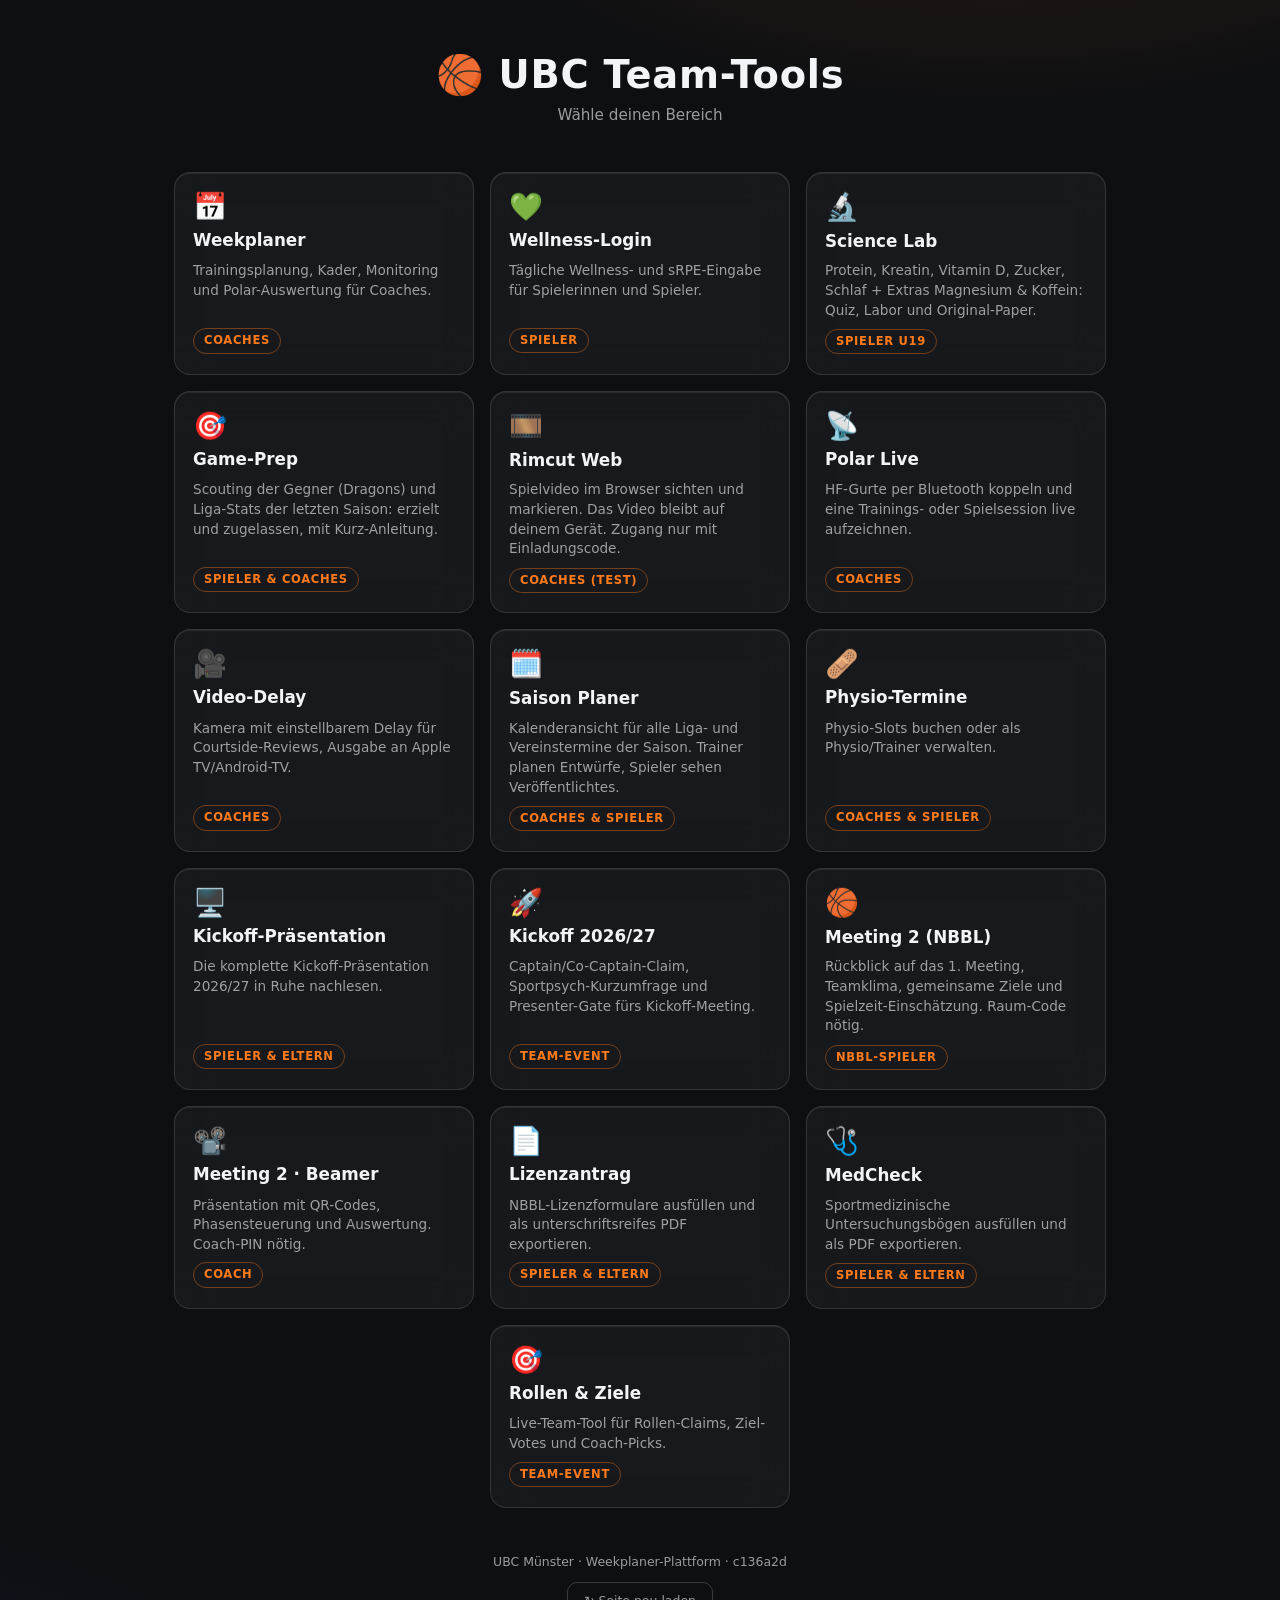
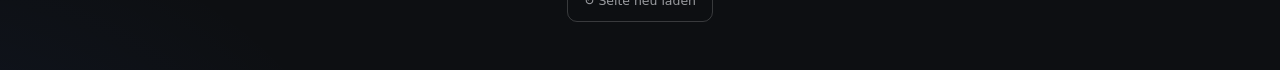
<file: index.html>
<!doctype html>
<html lang="de" translate="no">
  <head>
    <meta charset="UTF-8" />
    <meta name="google" content="notranslate" />
    <link rel="icon" type="image/svg+xml" href="./vite.svg" />
    <link rel="apple-touch-icon" href="./apple-touch-icon.png" />
    <link rel="manifest" href="./manifest.json" />
    <meta name="robots" content="noindex, nofollow" />
    <meta name="theme-color" content="#0b1a15" />
    <meta name="viewport" content="width=device-width, initial-scale=1.0" />
    <title>ubc-training-board</title>
    <script type="module" crossorigin src="./assets/index.js"></script>
    <link rel="modulepreload" crossorigin href="./assets/rolldown-runtime.js">
    <link rel="modulepreload" crossorigin href="./assets/src.js">
    <link rel="modulepreload" crossorigin href="./assets/app-features2.js">
    <link rel="modulepreload" crossorigin href="./assets/app-features.js">
    <link rel="modulepreload" crossorigin href="./assets/vendor-react.js">
    <link rel="stylesheet" crossorigin href="./assets/src.css">
    <link rel="stylesheet" crossorigin href="./assets/app-features.css">
    <link rel="stylesheet" crossorigin href="./assets/index.css">
  </head>
  <body>
    <div id="root"></div>
  </body>
</html>
</file>
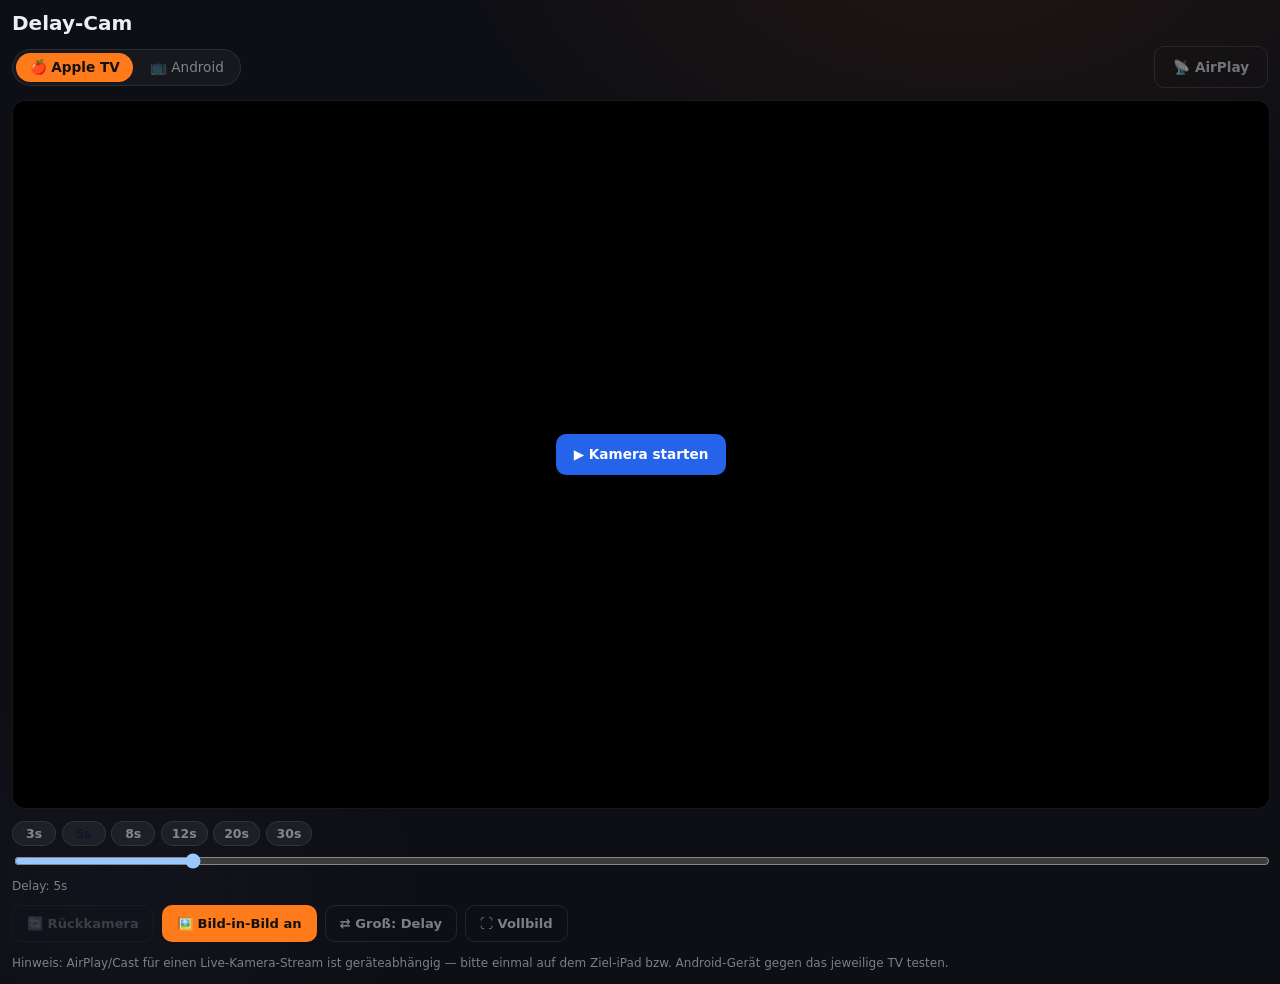
<file: delay/index.html>
<!doctype html>
<html lang="de">
  <head>
    <meta charset="UTF-8" />
    <link rel="icon" type="image/png" href="../delay/icon-192.png" />
    <link rel="apple-touch-icon" sizes="180x180" href="../delay/apple-touch-icon.png" />
    <link rel="manifest" href="../delay/manifest.webmanifest" />
    <meta name="theme-color" content="#0b1a15" />
    <meta name="apple-mobile-web-app-capable" content="yes" />
    <meta name="mobile-web-app-capable" content="yes" />
    <meta name="apple-mobile-web-app-title" content="Delay-Cam" />
    <meta name="apple-mobile-web-app-status-bar-style" content="black" />
    <meta name="viewport" content="width=device-width, initial-scale=1.0" />
    <meta name="robots" content="noindex" />
    <title>Delay-Cam</title>
    <script type="module" crossorigin src="../assets/delay.js"></script>
    <link rel="modulepreload" crossorigin href="../assets/rolldown-runtime.js">
    <link rel="modulepreload" crossorigin href="../assets/src.js">
    <link rel="modulepreload" crossorigin href="../assets/app-features2.js">
    <link rel="modulepreload" crossorigin href="../assets/app-features.js">
    <link rel="modulepreload" crossorigin href="../assets/vendor-react.js">
    <link rel="modulepreload" crossorigin href="../assets/StreamDelayApp.js">
    <link rel="stylesheet" crossorigin href="../assets/src.css">
    <link rel="stylesheet" crossorigin href="../assets/app-features.css">
    <link rel="stylesheet" crossorigin href="../assets/StreamDelayApp.css">
  </head>
  <body>
    <div id="root"></div>
  </body>
</html>
</file>
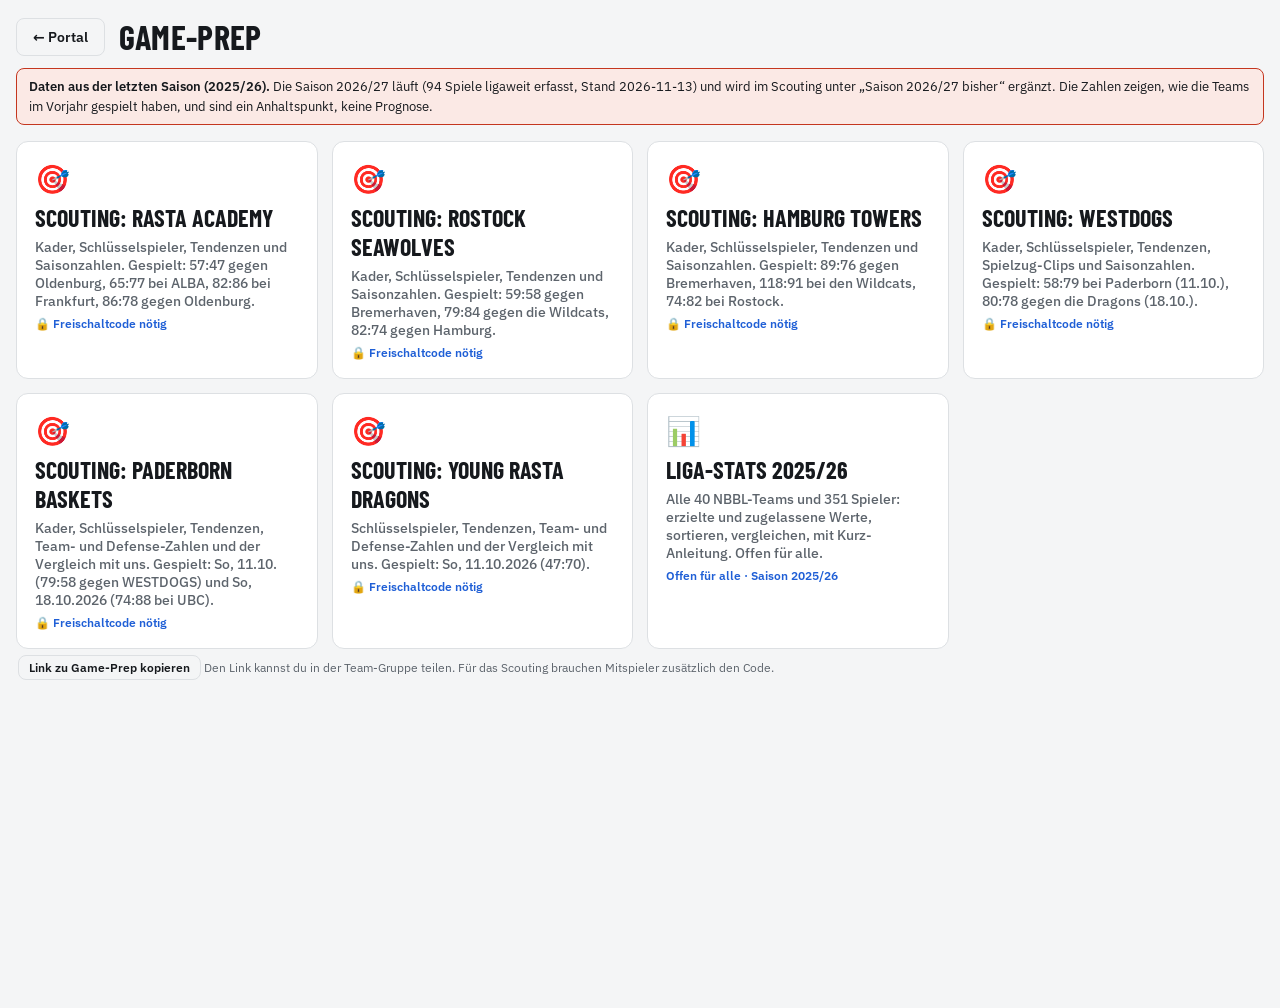
<file: gameprep/index.html>
<!doctype html>
<html lang="de">
  <head>
    <meta charset="utf-8" />
    <title>Game-Prep · UBC Münster</title>
    <meta name="viewport" content="width=device-width, initial-scale=1" />
    <meta name="robots" content="noindex, nofollow" />
    <meta name="description" content="Spielvorbereitung für das Team: Liga-Stats und Scouting." />
    <!-- Link-Vorschau (WhatsApp liest nur dieses statische HTML, das #-Fragment der App-Route kommt nie beim Server an). Bewusst neutral, ohne Spielerfotos. -->
    <meta property="og:type" content="website" />
    <meta property="og:site_name" content="UBC Münster" />
    <meta property="og:title" content="Game-Prep · UBC Münster" />
    <meta property="og:description" content="Spielvorbereitung für das Team: Liga-Stats und Scouting." />
    <meta property="og:url" content="https://clutchchemist.github.io/TeamManager/gameprep/" />
    <meta property="og:image" content="https://clutchchemist.github.io/TeamManager/gameprep/og.jpg" />
    <meta property="og:image:width" content="1200" />
    <meta property="og:image:height" content="630" />
    <meta http-equiv="refresh" content="0; url=../#gameprep" />
    <style>
      body {
        font: 16px system-ui, sans-serif;
        background: #101214;
        color: #e9ecee;
        display: grid;
        place-items: center;
        min-height: 100dvh;
        margin: 0;
        padding: 16px;
        text-align: center;
      }
      a {
        color: #6c9bff;
      }
    </style>
  </head>
  <body>
    <p>Game-Prep wird geöffnet. <a href="../#gameprep">Weiter zur Seite</a></p>
    <script>
      location.replace("../#gameprep");
    </script>
  </body>
</html>
</file>
<file: assets/src.css>
:root{--bg:#0f0f10;--panel:#151517;--panel2:#1b1b1e;--border:#ffffff14;--text:#ffffffeb;--muted:#ffffff9e;--primary:#e7e7e7;--primaryText:#0f0f10;--btn:#ffffff0f;--btnHover:#ffffff1a;--btnBorder:#ffffff1a;--ui-bg:#0d0d0d;--ui-panel:#171717;--ui-card:#212121;--ui-border:#303030;--ui-text:#ececec;--ui-muted:#b4b4b4;--ui-soft:#676767;--ui-black:#000;--ui-white:#fff;--ui-primary:#3d3d3d;--ui-primaryText:#fff;--ui-accent:#3b82f6;--ui-accent-bg:#3b82f626;--ui-accent-bg-strong:#3b82f640;--ui-accent-border:#3b82f666;--ui-accent-text:#60a5fa;--ui-danger:#ff6464;--ui-danger-bg:#ef44441a;--ui-danger-border:#ff5050d9;--ui-success:#4ade80;--ui-warning:#facc15;--ui-btn:#ffffff0f;--ui-btnHover:#ffffff1a;--ui-btnBorder:#ffffff1a;--glass-bg:#0d0d0eb8;--glass-bg-accent:#3b82f633;--glass-blur:blur(32px) saturate(210%);--glass-border:1px solid #ffffff29;--glass-shadow:0 12px 60px #000000a6;--space-1:4px;--space-2:8px;--space-3:12px;--space-4:16px;--space-5:20px;--space-6:24px;--space-8:32px;--space-10:40px;--space-12:48px;--radius-xs:8px;--radius-s:10px;--radius-m:12px;--radius-l:14px;--radius-xl:18px;--radius-2xl:24px;--radius-full:9999px;--shadow-sm:0 2px 8px #00000040;--shadow-md:0 8px 24px #00000040;--shadow-lg:0 8px 32px #00000059;--shadow-xl:0 12px 60px #000000a6;--shadow-solid:0 8px 18px #0000002e, inset 0 1px 0 #ffffff47;--shadow-glow:0 0 15px #3b82f64d;--font-sans:"Aptos", "Segoe UI", system-ui, Helvetica, Arial, sans-serif;--font-mono:ui-monospace, "Cascadia Code", "Source Code Pro", Menlo, monospace;--text-xs:11px;--text-sm:12px;--text-base:13px;--text-md:14px;--text-lg:16px;--text-xl:18px;--text-2xl:22px;--text-3xl:24px;--text-4xl:32px;--weight-normal:400;--weight-medium:500;--weight-bold:800;--weight-black:900;--weight-ultra:950;--leading-tight:1.1;--leading-snug:1.2;--leading-normal:1.5;--tracking-tight:-.03em;--tracking-normal:0em;--tracking-wide:.05em;--h1-size:var(--text-3xl);--h1-weight:var(--weight-ultra);--h1-leading:var(--leading-snug);--h1-tracking:var(--tracking-tight);--h2-size:var(--text-xl);--h2-weight:var(--weight-black);--h2-leading:var(--leading-snug);--h3-size:var(--text-lg);--h3-weight:var(--weight-black);--h3-leading:var(--leading-tight);--body-size:var(--text-base);--body-weight:var(--weight-normal);--body-leading:var(--leading-normal);--label-size:var(--text-md);--label-weight:var(--weight-black);--label-leading:var(--leading-tight);--meta-size:var(--text-sm);--meta-weight:var(--weight-bold);--meta-leading:var(--leading-normal);--caption-size:var(--text-xs);--caption-weight:var(--weight-black);--ease-spring:cubic-bezier(.16, 1, .3, 1);--ease-out:ease-out;--duration-fast:.15s;--duration-normal:.25s;--duration-slow:.4s;--transition-btn:all var(--duration-fast) var(--ease-out);--transition-card:all var(--duration-normal) var(--ease-spring);--transition-drawer:all var(--duration-slow) var(--ease-spring);--pane-width:440px;--sidebar-min:280px;--sidebar-max:380px;--lightningcss-light:initial;--lightningcss-dark: ;color-scheme:light dark;color:var(--text);background-color:var(--bg);font-synthesis:none;text-rendering:optimizelegibility;-webkit-font-smoothing:antialiased;-moz-osx-font-smoothing:grayscale;font-family:Aptos,Segoe UI,system-ui,Avenir,Helvetica,Arial,sans-serif;font-weight:400;line-height:1.5}@media (prefers-color-scheme:dark){:root{--lightningcss-light: ;--lightningcss-dark:initial}}a{color:var(--primary);-webkit-text-decoration:inherit;text-decoration:inherit;font-weight:500}a:hover{color:var(--primary);opacity:.8}body{min-width:320px;min-height:100vh;font-family:var(--font-sans);place-items:center;margin:0;display:flex}#root{width:100%;min-width:0}h1{font-size:3.2em;line-height:1.1}button{border:1px solid var(--btnBorder);background-color:var(--btn);color:var(--text);cursor:pointer;border-radius:8px;padding:.6em 1.2em;font-family:inherit;font-size:1em;font-weight:500;transition:background-color .25s,border-color .25s}button:hover{background-color:var(--btnHover)}button:focus,button:focus-visible,:focus-visible{outline:2px solid var(--primary);outline-offset:2px}input:focus-visible,select:focus-visible,textarea:focus-visible{outline:2px solid var(--primary);outline-offset:2px;border-color:var(--primary)}input,select,button,textarea,optgroup{font-family:inherit}@media (prefers-color-scheme:light){:root{--bg:#f8fafc;--panel:#fff;--panel2:#f1f5f9;--border:#00000014;--text:#0f172a;--muted:#64748b;--primary:#0f172a;--primaryText:#fff;--btn:#0000000a;--btnHover:#00000014;--btnBorder:#00000014;--glass-bg:#ffffffc7;--glass-blur:blur(32px) saturate(180%);--glass-border:1px solid #0000001a;--glass-shadow:0 12px 60px #00000026;--ui-bg:#f8fafc;--ui-panel:#fff;--ui-card:#fff;--ui-border:#e5e7eb;--ui-text:#1f1f1f;--ui-muted:#6b7280;--ui-soft:#374151;--ui-btn:#0000000a;--ui-btnHover:#00000014;--ui-btnBorder:#00000014;--shadow-xl:0 12px 60px #00000026}}.text-muted{color:var(--ui-muted)}.text-soft{color:var(--ui-soft)}.text-accent{color:var(--ui-accent-text)}.text-danger{color:var(--ui-danger)}.bg-card{background:var(--ui-card)}.bg-panel{background:var(--ui-panel)}.bg-glass{background:var(--glass-bg);-webkit-backdrop-filter:var(--glass-blur)}.border-default{border:1px solid var(--ui-border)}.border-glass{border:var(--glass-border)}.border-accent{border:1px solid var(--ui-accent-border)}.border-danger{border:1px solid var(--ui-danger-border)}.rounded-xs{border-radius:var(--radius-xs)}.rounded-s{border-radius:var(--radius-s)}.rounded-m{border-radius:var(--radius-m)}.rounded-l{border-radius:var(--radius-l)}.rounded-xl{border-radius:var(--radius-xl)}.rounded-2xl{border-radius:var(--radius-2xl)}.rounded-full{border-radius:var(--radius-full)}@keyframes pulse{0%,to{opacity:1}50%{opacity:.6}}@keyframes spin{0%{transform:rotate(0)}to{transform:rotate(360deg)}}
</file>
<file: assets/app-features.css>
.pl-root{min-height:100dvh;color:var(--v3-text,#eceef4);background:radial-gradient(900px 500px at 75% -5%, #f8717114, transparent 55%), var(--v3-bg,#0e0f14);padding:20px clamp(14px,4vw,36px) 40px}.pl-header{flex-wrap:wrap;justify-content:space-between;align-items:flex-start;gap:12px;margin-bottom:18px;display:flex}.pl-header-actions{flex-wrap:wrap;justify-content:flex-end;gap:8px;display:flex}a.pl-btn{align-items:center;text-decoration:none;display:inline-flex}.pl-header h1{margin:0 0 4px;font-size:1.3rem;font-weight:800}.pl-hint{color:var(--v3-muted,#eceef480);margin:0;font-size:.8rem}.pl-btn{border:1px solid var(--v3-glass-border,#ffffff1f);background:var(--v3-glass-bg,#ffffff0a);color:inherit;cursor:pointer;border-radius:10px;align-items:center;gap:6px;padding:9px 16px;font-size:.85rem;font-weight:600;display:inline-flex}.pl-btn:disabled{opacity:.45;cursor:not-allowed}.pl-btn-primary{color:#1a0a0a;background:#f87171;border-color:#f87171}.pl-btn-plain{color:var(--v3-muted,#eceef480);background:0 0;border:none;padding:4px 6px;font-size:.75rem}.pl-steps{flex-wrap:wrap;gap:6px;margin-bottom:18px;display:flex}.pl-step{background:var(--v3-glass-bg,#ffffff0a);border:1px solid var(--v3-glass-border,#ffffff1a);color:var(--v3-muted,#eceef480);border-radius:999px;padding:5px 12px;font-size:.72rem;font-weight:700}.pl-step-active{color:#f87171;background:#f8717129;border-color:#f87171}.pl-step-done{color:#34d399;border-color:#34d39966}.pl-card{border:1px solid var(--v3-glass-border,#ffffff1a);background:var(--v3-glass-bg,#ffffff08);border-radius:14px;margin-bottom:14px;padding:16px 18px}.pl-card h2{margin:0 0 10px;font-size:1rem;font-weight:750}.pl-list{gap:8px;display:grid}.pl-list-row{border:1px solid var(--v3-glass-border,#ffffff14);background:#ffffff04;border-radius:10px;flex-wrap:wrap;align-items:center;gap:10px;padding:10px 12px;display:flex}.pl-list-row-selectable{cursor:pointer}.pl-list-row-selectable:hover{border-color:#f8717166}.pl-list-row-selected{background:#f8717114;border-color:#f87171}.pl-chip{background:#00000047;border:1px solid;border-radius:999px;padding:3px 9px;font-size:.7rem;font-weight:700}.pl-input,.pl-select{border:1px solid var(--v3-glass-border,#ffffff26);color:inherit;background:#0003;border-radius:8px;padding:6px 9px;font-size:.78rem}.pl-banner{border-radius:10px;margin-bottom:12px;padding:10px 14px;font-size:.82rem;line-height:1.6}.pl-banner-error{background:#f8717114;border:1px solid #f87171}.pl-banner-warn{background:#fbbf2414;border:1px solid #fbbf24}.pl-banner-ok{background:#34d39914;border:1px solid #34d399}.pl-tile-grid{grid-template-columns:repeat(var(--tile-cols,4), minmax(0, 1fr));gap:12px;display:grid}.pl-tile{aspect-ratio:4/3;border:1px solid var(--v3-glass-border,#ffffff1a);color:inherit;background:#ffffff05;border-radius:14px;align-content:start;gap:6px;padding:14px 16px;display:grid;container-type:inline-size}.pl-tile-name{font-size:clamp(.72rem,7cqi,1.3rem);font-weight:700}.pl-tile-hr{font-size:clamp(1.8rem,26cqi,5rem);font-weight:800;line-height:1}.pl-tile-zone1{color:#fff;background:#1d4ed8;border-color:#ffffff4d}.pl-tile-zone2{color:#fff;background:#047857;border-color:#ffffff4d}.pl-tile-zone3{color:#14110b;background:#f59e0b;border-color:#00000040}.pl-tile-zone4{color:#fff;background:#c2410c;border-color:#ffffff4d}.pl-tile-zone5{color:#fff;background:#dc2626;border-color:#ffffff4d}.pl-tile-unassigned{opacity:.85;border-style:dashed}.pl-tile-disconnected{color:inherit;background:#f871711f;border-style:dashed;border-color:#f87171}.pl-tile-reconnect-btn{justify-content:center;justify-self:stretch;width:100%;padding:10px 12px;font-size:.82rem}
</file>
<file: assets/index.css>
:root{--breakpoint-sm:640px;--breakpoint-md:768px;--breakpoint-lg:1024px;--breakpoint-xl:1280px;--breakpoint-2xl:1536px;--container-sm:640px;--container-md:768px;--container-lg:1024px;--container-xl:1280px;--spacing-xs:4px;--spacing-sm:8px;--spacing-md:12px;--spacing-lg:16px;--spacing-xl:24px;--spacing-2xl:32px;--font-size-xs:.75rem;--font-size-sm:.875rem;--font-size-base:1rem;--font-size-lg:1.125rem;--font-size-xl:1.25rem;--font-size-2xl:1.5rem;--font-size-3xl:1.875rem}@media (width<=639px){:root{--spacing-md:10px;--spacing-lg:14px;--spacing-xl:20px;--spacing-2xl:28px;--font-size-base:.9375rem;--font-size-lg:1.0625rem}.hide-mobile{display:none!important}.full-width-mobile{width:100%!important}.stack-mobile{flex-direction:column!important}}@media (width>=640px){.hide-tablet-up{display:none!important}.show-tablet-up{display:block!important}}@media (width>=1024px){:root{--spacing-xl:28px;--spacing-2xl:40px}.hide-desktop-up{display:none!important}.show-desktop-up{display:block!important}.side-by-side-desktop{gap:var(--spacing-lg);display:flex!important}}@media (width>=1536px){:root{--spacing-2xl:48px}}@media (hover:none) and (pointer:coarse){:root{--touch-target-min:44px}button,a,[role=button]{min-height:var(--touch-target-min);min-width:var(--touch-target-min)}:hover{transition-duration:0s!important}}@media (prefers-contrast:high){:root{--border:#ffffff4d;--btnBorder:#ffffff4d}}@media (prefers-reduced-motion:reduce){*,:before,:after{scroll-behavior:auto!important;transition-duration:.01ms!important;animation-duration:.01ms!important;animation-iteration-count:1!important}}@media print{.no-print,button:not(.print-button),nav,[role=navigation]{display:none!important}*{color:#000!important;box-shadow:none!important;text-shadow:none!important;background:#fff!important}h1,h2,h3,h4,h5,h6{page-break-after:avoid}tr,img{page-break-inside:avoid}}.sr-only{clip:rect(0, 0, 0, 0);white-space:nowrap;border-width:0;width:1px;height:1px;margin:-1px;padding:0;position:absolute;overflow:hidden}.sr-only-focusable:focus,.sr-only-focusable:active{clip:auto;white-space:normal;width:auto;height:auto;margin:0;position:static;overflow:visible}.skip-link{background:var(--primary);color:var(--primaryText);z-index:100;border-radius:0 0 4px;padding:8px 16px;font-weight:700;text-decoration:none;transition:top .2s;position:absolute;top:-40px;left:0}.skip-link:focus{top:0}.focus-trap{position:relative}.btn:focus:not(:focus-visible){outline:none}@media (hover:none) and (pointer:coarse){button,a[role=button],[type=button],[type=submit],[type=reset]{min-width:44px;min-height:44px;padding:.75em 1.25em}input[type=checkbox],input[type=radio]{min-width:24px;min-height:24px}}@media (prefers-contrast:high){.btn,button{border-width:2px}:focus-visible{outline-width:3px}}@media (prefers-reduced-motion:reduce){*,:before,:after{scroll-behavior:auto!important;transition-duration:.01ms!important;animation-duration:.01ms!important;animation-iteration-count:1!important}}[role=alert],[role=status],[aria-live]{width:1px;height:1px;position:absolute;left:-10000px;overflow:hidden}[role=alert].visible,[role=status].visible{width:auto;height:auto;position:static;overflow:visible}[role=dialog],[role=alertdialog]{position:relative}[role=presentation]{pointer-events:auto}[aria-busy=true]{cursor:wait;opacity:.6}[aria-disabled=true],:disabled{cursor:not-allowed;opacity:.5}[aria-invalid=true]{border-color:#ef4444}[aria-invalid=true]:focus{border-color:#ef4444;outline-color:#ef4444}[aria-required=true]:after{content:" *";color:#ef4444;font-weight:700}[role=alert]{color:#fca5a5;margin-top:.25rem;font-size:.875rem}
</file>
<file: assets/StreamDelayApp.css>
.v3-root{--v3-bg:#0e0f14;--v3-text:#eceef4;--v3-muted:#eceef480;--v3-accent:#ff7a1a;--v3-glass-bg:#ffffff0a;--v3-glass-border:#ffffff17;--v3-blur:blur(24px);--v3-edge:inset 0 1px 0 #ffffff17;--v3-sidebar-w:220px;--v3-tabbar-h:60px;min-height:100dvh;color:var(--v3-text);--lightningcss-light: ;--lightningcss-dark:initial;color-scheme:dark;-webkit-font-smoothing:antialiased;background:radial-gradient(900px 500px at 75% -5%, #ff640a14, transparent 55%), radial-gradient(600px 400px at 10% 90%, #6366f10a, transparent 50%), var(--v3-bg);font-family:system-ui,-apple-system,Segoe UI,Roboto,Arial,sans-serif}@keyframes v3ModalIn{0%{opacity:0;transform:scale(.96)translateY(10px)}to{opacity:1;transform:scale(1)translateY(0)}}@keyframes v3ModalBackdropIn{0%{opacity:0}to{opacity:1}}.v3-root .v3-sidebar{width:var(--v3-sidebar-w);-webkit-backdrop-filter:blur(20px);backdrop-filter:blur(20px);background:#090a0ef5;border-right:1px solid #ffffff0f;flex-direction:column;gap:2px;padding:18px 10px;display:flex;position:fixed;inset:0 auto 0 0}.v3-root .v3-brand{color:var(--v3-text);letter-spacing:-.01em;padding:4px 10px 18px;font-size:1rem;font-weight:800}.v3-root .v3-nav-item{color:var(--v3-muted);font:inherit;text-align:left;cursor:pointer;background:0 0;border:1px solid #0000;border-radius:10px;align-items:center;gap:10px;padding:10px 12px;font-weight:600;transition:background .2s,color .2s,border-color .2s,box-shadow .2s;display:flex;position:relative}.v3-root .v3-nav-item:before{content:"";opacity:0;pointer-events:none;background:radial-gradient(at 0%,#ff7a1a14,#0000 60%);border-radius:10px;transition:opacity .25s;position:absolute;inset:0}.v3-root .v3-nav-item.active:before{opacity:1}.v3-root .v3-nav-item:hover{color:var(--v3-text);background:#ffffff0d}.v3-root .v3-nav-item.active{color:var(--v3-text);background:#c8550a47;border-color:#ff7a1a66}.v3-root .v3-nav-bottom{margin-top:auto}.v3-root .v3-sidebar .v3-exit{color:#f0ece866;font-size:.8rem}.v3-root .v3-main{margin-left:var(--v3-sidebar-w);max-width:1240px;padding:24px clamp(16px,4vw,40px) 40px}.v3-root .v3-page-wrapper{animation:.28s cubic-bezier(.4,0,.2,1) forwards v3PageEnter}@keyframes v3PageEnter{0%{opacity:0;transform:translateY(10px)}to{opacity:1;transform:translateY(0)}}.v3-root .v3-page-title{margin:0 0 4px;font-size:clamp(1.3rem,2.5vw,1.7rem)}.v3-root .v3-page-sub{color:var(--v3-muted);margin:0 0 20px;font-size:.9rem}.v3-root .v3-page-header{flex-wrap:wrap;justify-content:space-between;align-items:flex-start;gap:12px;display:flex}.v3-root .v3-club-switcher{flex-shrink:0}.v3-root .v3-card-grid{grid-template-columns:repeat(auto-fit,minmax(240px,1fr));gap:14px;display:grid}.v3-root .v3-card{border:1px solid var(--v3-glass-border);-webkit-backdrop-filter:var(--v3-blur);backdrop-filter:var(--v3-blur);box-shadow:var(--v3-edge), 0 4px 24px #00000040;background:#ffffff09;border-radius:16px;padding:18px}.v3-root .v3-card h3{letter-spacing:.07em;text-transform:uppercase;color:var(--v3-accent);margin:0 0 6px;font-size:.78rem;font-weight:700}.v3-root .v3-card h4{color:var(--v3-text);margin:0 0 4px;font-size:.85rem;font-weight:700}.v3-root .v3-card p{color:var(--v3-muted);margin:0;font-size:.88rem;line-height:1.5}.v3-root .v3-card.span2{grid-column:1/-1}.v3-root .muted{color:var(--v3-muted)}.v3-root .small{font-size:.75rem}.v3-root .v3-btn-primary{color:#fff;font:inherit;cursor:pointer;background:#2563eb;border:none;border-radius:10px;padding:10px 18px;font-size:.85rem;font-weight:700;transition:background .15s}.v3-root .v3-btn-primary:hover{background:#1d4ed8}.v3-root .v3-btn-secondary{color:#cbd5e1;font:inherit;cursor:pointer;background:0 0;border:1px solid #ffffff2e;border-radius:10px;padding:10px 18px;font-size:.85rem;font-weight:700;transition:background .15s}.v3-root .v3-btn-secondary:hover{background:#ffffff0d}.v3-root .btn-ghost{border:1px solid var(--v3-glass-border);color:var(--v3-muted);font:inherit;cursor:pointer;background:0 0;border-radius:10px;padding:8px 14px;font-size:.82rem;font-weight:600;transition:background .15s,color .15s}.v3-root .btn-ghost:hover{color:var(--v3-text);background:#ffffff0d}.v3-root .btn-ghost:disabled{opacity:.4;cursor:not-allowed}.v3-root .form-row{grid-template-columns:repeat(auto-fit,minmax(180px,1fr));gap:12px;display:grid}.v3-root .form-group{flex-direction:column;gap:4px;display:flex}.v3-root .form-group label{color:var(--v3-muted);text-transform:uppercase;letter-spacing:.04em;font-size:.72rem;font-weight:700}.v3-root .form-group input,.v3-root .form-group select,.v3-root .form-group textarea{border:1px solid var(--v3-glass-border);color:var(--v3-text);font:inherit;background:#ffffff0f;border-radius:8px;outline:none;padding:10px 12px;font-size:.85rem;transition:border-color .15s}.v3-root .form-group input:focus,.v3-root .form-group select:focus,.v3-root .form-group textarea:focus{border-color:var(--v3-accent)}.v3-root .form-group select{appearance:none;background-image:url("data:image/svg+xml,%3Csvg xmlns='http://www.w3.org/2000/svg' width='12' height='12' viewBox='0 0 12 12'%3E%3Cpath fill='%2394a3b8' d='M6 8L1 3h10z'/%3E%3C/svg%3E");background-position:right 12px center;background-repeat:no-repeat;padding-right:36px}.v3-root .form-group input:disabled,.v3-root .form-group select:disabled,.v3-root .form-group textarea:disabled{opacity:.4;cursor:not-allowed}.v3-root .v3-big{margin-bottom:6px;font-size:1.15rem;font-weight:800}.v3-root .v3-live{color:#34d399;letter-spacing:.05em;background:#34d3992e;border:1px solid #34d39980;border-radius:999px;margin-left:8px;padding:2px 8px;font-size:.66rem;display:inline-block}.v3-root .v3-action{color:var(--v3-text);font:inherit;cursor:pointer;background:#ff7a1a1f;border:1px solid #ff7a1a73;border-radius:10px;margin-top:12px;padding:9px 14px;font-size:.85rem;font-weight:700}.v3-root .v3-action:hover{background:#ff7a1a38}.v3-root .v3-pill-row{flex-wrap:wrap;gap:6px;margin-top:8px;display:flex}.v3-root .v3-pill{border:1px solid var(--v3-glass-border);background:#ffffff0f;border-radius:999px;padding:4px 10px;font-size:.78rem;font-weight:600}.v3-root .v3-pill.muted{color:var(--v3-muted)}.v3-root .v3-warning-list{gap:8px;margin:4px 0 0;padding:0;font-size:.85rem;list-style:none;display:grid}.v3-root .v3-warning-list li{align-items:center;gap:8px;display:flex}.v3-root .v3-warning-reason{color:var(--v3-muted);font-size:.78rem}.v3-root .v3-dot{border-radius:50%;flex:none;width:10px;height:10px}.v3-root .v3-dot.red{background:#f87171;box-shadow:0 0 8px #f8717199}.v3-root .v3-dot.yellow{background:#fbbf24}.v3-root .v3-dot.green{background:#34d399}.v3-root .v3-strip{grid-template-columns:repeat(7,1fr);gap:8px;display:grid}.v3-root .v3-day{border:1px solid var(--v3-glass-border);color:inherit;font:inherit;text-align:left;cursor:pointer;background:#ffffff08;border-radius:12px;flex-direction:column;gap:6px;padding:10px 8px;display:flex}.v3-root .v3-day:hover{border-color:#ff7a1a66}.v3-root .v3-day.today{background:#ff7a1a14;border-color:#ff7a1a99}.v3-root .v3-day-head{letter-spacing:.04em;color:var(--v3-muted);font-size:.72rem;font-weight:800}.v3-root .v3-day.today .v3-day-head{color:var(--v3-accent)}.v3-root .v3-chip{border:1px solid var(--v3-glass-border);text-overflow:ellipsis;white-space:nowrap;background:#ffffff12;border-radius:8px;padding:4px 7px;font-size:.7rem;font-weight:600;line-height:1.3;overflow:hidden}.v3-root .v3-chip.game{background:#f871711f;border-color:#f8717180}.v3-root .v3-chip.muted{color:var(--v3-muted);background:0 0;border-style:dashed}@media (width<=899px){.v3-root .v3-strip{grid-template-columns:repeat(2,1fr)}}.v3-root .v3-tabbar{display:none}@media (width<=899px){.v3-root .v3-sidebar{display:none}.v3-root .v3-main{padding-bottom:calc(var(--v3-tabbar-h) + 24px);margin-left:0}.v3-root .v3-tabbar{height:var(--v3-tabbar-h);border-top:1px solid var(--v3-glass-border);-webkit-backdrop-filter:var(--v3-blur);backdrop-filter:var(--v3-blur);padding-bottom:env(safe-area-inset-bottom);background:#0d0f12e0;grid-auto-columns:1fr;grid-auto-flow:column;display:grid;position:fixed;inset:auto 0 0}.v3-root .v3-tab{color:var(--v3-muted);font:inherit;cursor:pointer;background:0 0;border:none;border-top:2px solid #0000;flex-direction:column;justify-content:center;align-items:center;gap:2px;font-size:.72rem;font-weight:700;transition:color .2s,border-color .2s;display:flex}.v3-root .v3-tab .tab-icon{font-size:1.1rem}.v3-root .v3-tab.active{color:var(--v3-accent);border-top-color:var(--v3-accent)}}.sd-pin-gate{text-align:center;max-width:320px;margin:10vh auto 0}.sd-error{color:#f87171;margin:.25rem 0;font-size:.85rem}.sd-root{flex-direction:column;gap:.75rem;display:flex}.sd-toolbar{flex-wrap:wrap;justify-content:space-between;align-items:center;gap:.5rem;display:flex}.sd-platform-toggle{background:var(--v3-glass-bg,#ffffff0a);border:1px solid var(--v3-glass-border,#ffffff17);border-radius:999px;gap:3px;padding:3px;display:inline-flex}.sd-platform-toggle button{color:var(--v3-muted,#eceef480);cursor:pointer;background:0 0;border:none;border-radius:999px;padding:.4rem .85rem;font-size:.85rem}.sd-platform-toggle button.active{background:var(--v3-accent,#ff7a1a);color:#14100c;font-weight:600}.sd-cast-btn:disabled{opacity:.5;cursor:not-allowed}.sd-stage{aspect-ratio:16/9;border:1px solid var(--v3-glass-border,#ffffff17);background:#000;border-radius:14px;width:100%;position:relative;overflow:hidden}.sd-output-video{object-fit:contain;background:#000;width:100%;height:100%;display:block}.sd-live-video-hidden{opacity:0;pointer-events:none;width:1px;height:1px;position:absolute}.sd-frame-box{pointer-events:none;max-width:100%;height:100%;position:absolute;top:50%;left:50%;transform:translate(-50%,-50%)}.sd-live-pip{object-fit:cover;box-sizing:border-box;border:2px solid #ffffffd9;position:absolute;box-shadow:0 0 10px #0009}.sd-stage-overlay{background:#0000008c;flex-direction:column;justify-content:center;align-items:center;gap:.75rem;display:flex;position:absolute;inset:0}.sd-controls{flex-direction:column;gap:.6rem;display:flex}.sd-delay-control{flex-direction:column;gap:.35rem;display:flex}.sd-delay-presets{flex-wrap:wrap;gap:.35rem;display:flex}.sd-delay-presets button{min-width:2.75rem}.sd-delay-control input[type=range]{width:100%}.sd-action-row{flex-wrap:wrap;gap:.5rem;display:flex}.sd-action-row .btn-ghost.active{background:var(--v3-accent,#ff7a1a);color:#14100c;border-color:#0000}.sd-note{margin:0}.sd-inapp-hint{flex-direction:column;align-items:center;gap:8px;display:flex}.sd-standalone{flex-direction:column;gap:.75rem;padding:.75rem;display:flex}.sd-standalone-head h1{margin:0;font-size:1.25rem}.sd-install-hint{background:#ffffff0f;border-radius:10px;justify-content:space-between;align-items:center;gap:.75rem;padding:.6rem .75rem;font-size:.85rem;display:flex}
</file>
